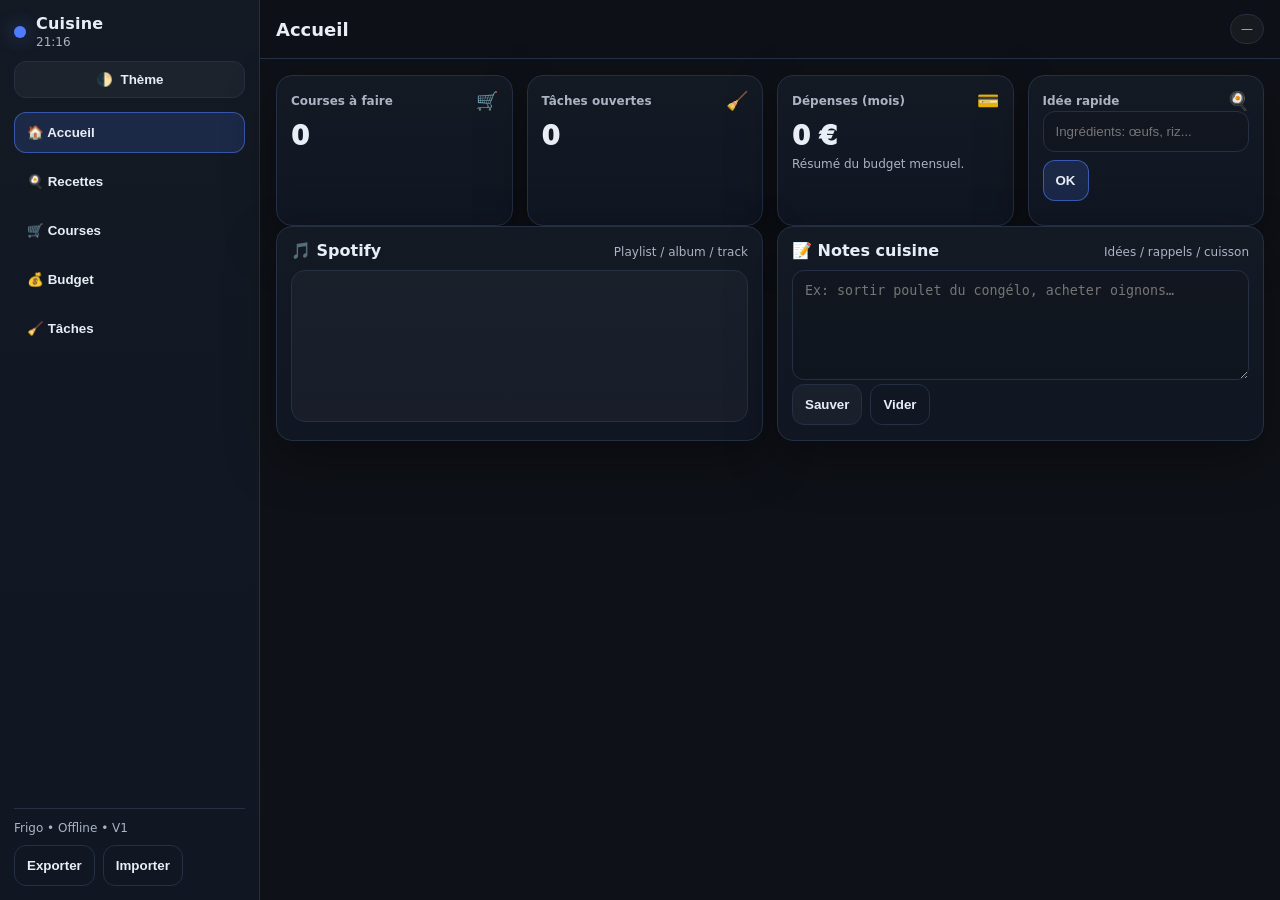
<file: index.html>
<!doctype html>
<html lang="fr" data-theme="dark">
<head>
  <meta name="apple-mobile-web-app-capable" content="yes">
<meta name="apple-mobile-web-app-status-bar-style" content="black-translucent">
<meta name="apple-mobile-web-app-title" content="Cuisine">
<meta name="theme-color" content="#0e1117">

  <meta charset="utf-8" />
  <meta name="viewport" content="width=device-width,initial-scale=1" />
  <title>Dashboard Cuisine</title>
  <link rel="stylesheet" href="styles.css" />
</head>

<body>
  <div class="app">

    <!-- SIDEBAR -->
    <aside class="sidebar">
      <div class="sidebarTop">
        <div class="logo">
          <span class="logoDot"></span>
          <div>
            <div class="logoTitle">Cuisine</div>
            <div class="logoSub" id="clock">--:--</div>
          </div>
        </div>

        <button class="themeToggle" id="themeToggle" aria-label="Changer le thème">
          <span class="themeIcon" aria-hidden="true">🌓</span>
          <span class="themeText">Thème</span>
        </button>
      </div>

      <nav class="menu">
        <button class="navLink is-active" data-view="home">🏠 Accueil</button>
        <button class="navLink" data-view="recipes">🍳 Recettes</button>
        <button class="navLink" data-view="groceries">🛒 Courses</button>
        <button class="navLink" data-view="budget">💰 Budget</button>
        <button class="navLink" data-view="tasks">🧹 Tâches</button>
      </nav>

      <div class="sidebarFooter">
        <div class="smallMuted">Frigo • Offline • V1</div>
        <div class="rowSmall">
          <button class="btn ghost" id="export">Exporter</button>
          <button class="btn ghost" id="import">Importer</button>
          <input id="importFile" type="file" accept="application/json" hidden />
        </div>
      </div>
    </aside>

    <!-- CONTENT -->
    <div class="content">
      <header class="topbar">
        <div class="pageTitle" id="pageTitle">Accueil</div>
        <div class="topbarRight">
          <div class="pill" id="kpiPill">—</div>
        </div>
      </header>

      <main class="main">

        <!-- HOME -->
        <section class="view is-visible" id="view-home">
          <div class="grid grid-4">
            <article class="statCard">
              <div class="statTop">
                <div class="statLabel">Courses à faire</div>
                <div class="statIcon">🛒</div>
              </div>
              <div class="statValue" id="kpi-groceries">0</div>
            </article>

            <article class="statCard">
              <div class="statTop">
                <div class="statLabel">Tâches ouvertes</div>
                <div class="statIcon">🧹</div>
              </div>
              <div class="statValue" id="kpi-tasks">0</div>
            </article>

            <article class="statCard">
              <div class="statTop">
                <div class="statLabel">Dépenses (mois)</div>
                <div class="statIcon">💳</div>
              </div>
              <div class="statValue" id="kpi-budget-month">0 €</div>
              <div class="statHint">Résumé du budget mensuel.</div>
            </article>

            <article class="statCard">
              <div class="statTop">
                <div class="statLabel">Idée rapide</div>
                <div class="statIcon">🍳</div>
              </div>
              <div class="row">
                <input id="home-ingredient" class="input" placeholder="Ingrédients: œufs, riz..." />
                <button class="btn primary" id="home-search">OK</button>
              </div>
              <div id="home-recipes" class="list"></div>
            </article>
          </div>

          <div class="grid grid-2">
            <!-- Spotify -->
            <article class="card">
              <div class="cardHeader">
                <h2>🎵 Spotify</h2>
                <div class="smallMuted">Playlist / album / track</div>
              </div>

              <!-- Remplace l’URL par TA playlist -->
              <!-- Exemple playlist : https://open.spotify.com/playlist/<ID> -->
              <iframe
                class="spotify"
                src="https://open.spotify.com/user/anonymized/collection?si=EzGYxhexTimRA0nMNDqnLA"
                frameborder="0"
                allow="autoplay; clipboard-write; encrypted-media; fullscreen; picture-in-picture"
                loading="lazy">
              </iframe>

              <div class="smallMuted">
                
              </div>
            </article>

            <!-- Notes cuisine -->
            <article class="card">
              <div class="cardHeader">
                <h2>📝 Notes cuisine</h2>
                <div class="smallMuted">Idées / rappels / cuisson</div>
              </div>
              <textarea id="kitchenNotes" class="textarea" placeholder="Ex: sortir poulet du congélo, acheter oignons…"></textarea>
              <div class="row">
                <button class="btn" id="saveNotes">Sauver</button>
                <button class="btn ghost" id="clearNotes">Vider</button>
              </div>
            </article>
          </div>
        </section>

        <!-- RECIPES -->
        <section class="view" id="view-recipes">
          <article class="card">
            <div class="cardHeader">
              <h2>🍲 Recettes</h2>
              <div class="smallMuted">
              </div>
            </div>

            <div class="callout">
              <div>
                <div class="calloutTitle">Ouvrir le carnet de recettes</div>
                <div class="smallMuted">Interface complète avec quantités, coût, plan, liste de courses.</div>
              </div>
              <a class="btn primary" href="Index1.html">Ouvrir</a>
            </div>

            <div class="smallMuted">
            </div>
          </article>
        </section>

        <!-- GROCERIES -->
        <section class="view" id="view-groceries">
          <div class="grid grid-2">
            <article class="card">
              <div class="cardHeader">
                <h2>🛒 Ajouter</h2>
                <div class="smallMuted">Simple et rapide en cuisine</div>
              </div>
              <div class="row">
                <input id="g-item" class="input" placeholder="Ex: lait" />
                <input id="g-qty" class="input small" placeholder="Qté" />
                <input id="g-unit" class="input small" placeholder="Unité" />
                <button class="btn primary" id="g-add">Ajouter</button>
              </div>
            </article>

            <article class="card">
              <div class="cardHeader">
                <h2>✅ À acheter</h2>
                <button class="btn danger ghost" id="g-clear">Tout effacer</button>
              </div>
              <div id="groceries-list" class="list"></div>
            </article>
          </div>
        </section>

        <!-- BUDGET -->
        <section class="view" id="view-budget">
          <div class="grid grid-2">
            <article class="card">
              <div class="cardHeader">
                <h2>💰 Résumé</h2>
                <div class="smallMuted">Suivi simple</div>
              </div>
              <div class="kpiRow">
                <div class="kpi">
                  <div class="kpiLabel">Total</div>
                  <div class="kpiValue" id="b-total">0 €</div>
                </div>
                <div class="kpi">
                  <div class="kpiLabel">Ce mois</div>
                  <div class="kpiValue" id="b-month">0 €</div>
                </div>
              </div>
            </article>

            <article class="card">
              <div class="cardHeader">
                <h2>➕ Dépense</h2>
                <button class="btn danger ghost" id="b-clear">Tout effacer</button>
              </div>

              <label class="label">Libellé</label>
              <input id="b-label" class="input" placeholder="Ex: courses Carrefour" />

              <div class="row">
                <input id="b-amount" class="input" type="number" min="0" step="0.01" placeholder="Montant (€)" />
                <select id="b-cat" class="input">
                  <option value="Courses">Courses</option>
                  <option value="Loyer">Loyer</option>
                  <option value="Abonnements">Abonnements</option>
                  <option value="Transport">Transport</option>
                  <option value="Divers">Divers</option>
                </select>
                <button class="btn primary" id="b-add">Ajouter</button>
              </div>

              <div id="budget-list" class="list"></div>
            </article>
          </div>
        </section>

        <!-- TASKS -->
        <section class="view" id="view-tasks">
          <div class="grid grid-2">
            <article class="card">
              <div class="cardHeader">
                <h2>🧹 Ajouter</h2>
                <div class="smallMuted">Ménage / poubelles / vaisselle</div>
              </div>
              <div class="row">
                <input id="t-item" class="input" placeholder="Ex: sortir poubelles" />
                <button class="btn primary" id="t-add">Ajouter</button>
              </div>
            </article>

            <article class="card">
              <div class="cardHeader">
                <h2>📋 Liste</h2>
                <button class="btn danger ghost" id="t-clear">Tout effacer</button>
              </div>
              <div id="tasks-list" class="list"></div>
            </article>
          </div>
        </section>

      </main>
    </div>
  </div>

  <script src="theme.js"></script>
  <script src="app.js"></script>
</body>
</html>
</file>
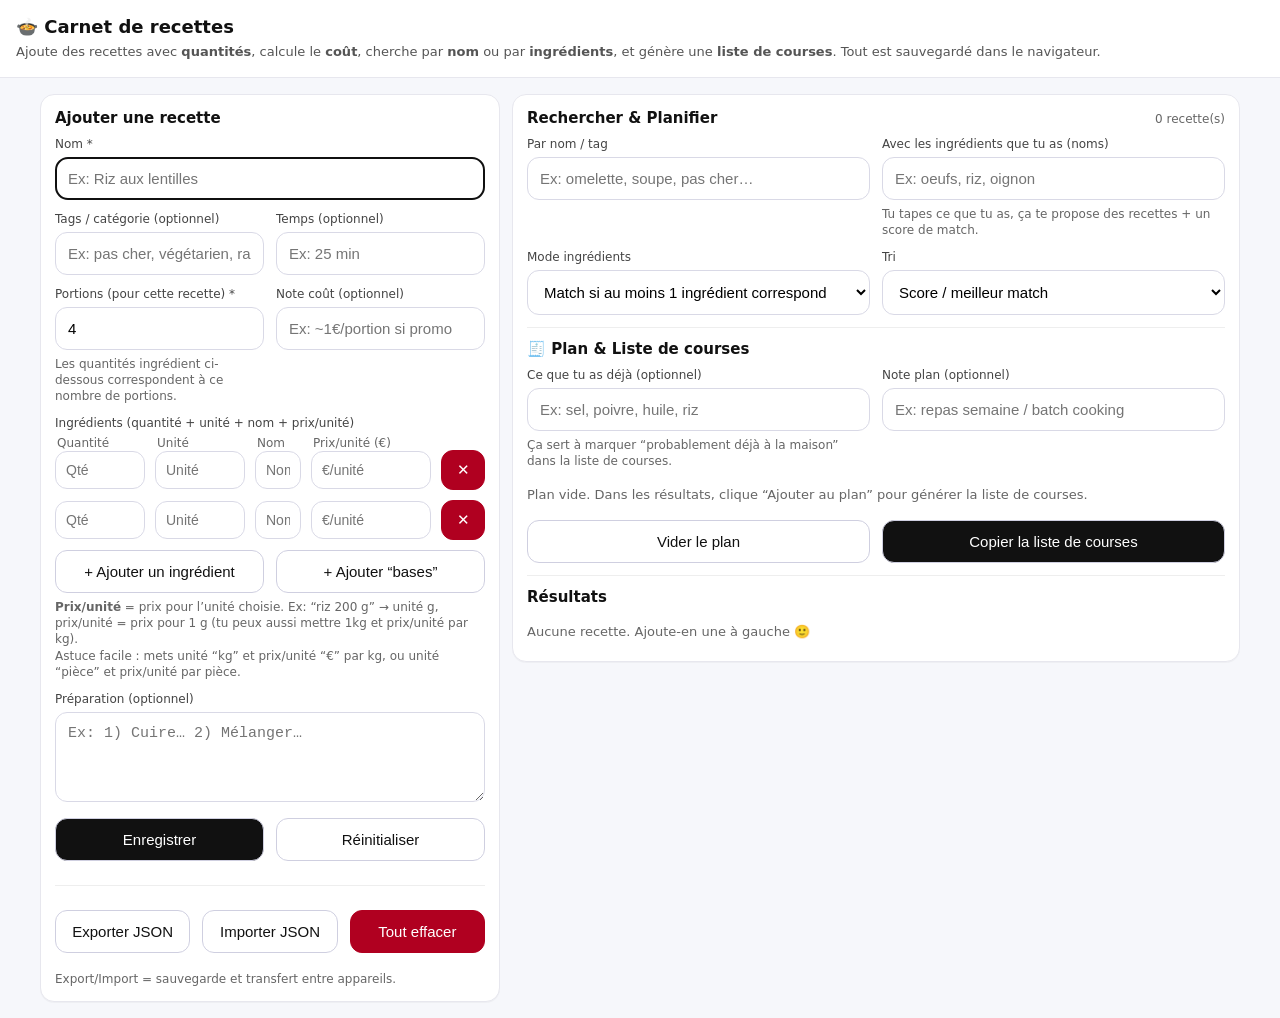
<file: Index1.html>
<!doctype html>
<html lang="fr">
<head>
  <meta charset="utf-8" />
  <meta name="viewport" content="width=device-width,initial-scale=1" />
  <title>Carnet de recettes — Quantités, coût, liste de courses</title>
  <style>
    :root { --gap: 12px; --r: 14px; --b: 1px solid #e7e7ee; }
    body { font-family: system-ui,-apple-system,Segoe UI,Roboto,Arial,sans-serif; margin:0; background:#f6f7fb; color:#111; }
    header { position:sticky; top:0; z-index:10; background:#fff; border-bottom: var(--b); padding:16px; }
    header h1 { margin:0 0 6px; font-size:18px; }
    header p { margin:0; color:#555; font-size:13px; line-height:1.35; }

    main { max-width:1200px; margin:0 auto; padding:16px; display:grid; gap:var(--gap); grid-template-columns:1fr; }
    @media (min-width: 980px){ main { grid-template-columns: 460px 1fr; align-items:start; } }

    .card { background:#fff; border: var(--b); border-radius: var(--r); padding:14px; box-shadow:0 1px 0 rgba(0,0,0,.03); }
    .card h2 { margin:0 0 10px; font-size:15px; }

    label { display:block; font-size:12px; color:#444; margin-bottom:6px; }
    input, textarea, button, select {
      width:100%; box-sizing:border-box; padding:12px 12px; border-radius:12px;
      border:1px solid #d9d9e6; background:#fff; font-size:15px;
    }
    textarea { min-height:90px; resize:vertical; }

    button { cursor:pointer; border:1px solid #cfcfe0; background:#111; color:#fff; }
    button.secondary { background:#fff; color:#111; }
    button.danger { background:#b00020; border-color:#b00020; color:#fff; }
    button:active { transform: translateY(1px); }

    .row { display:grid; gap:var(--gap); grid-template-columns:1fr; }
    @media (min-width:520px){ .row.two { grid-template-columns: 1fr 1fr; } }

    .muted { color:#666; font-size:12px; line-height:1.35; margin-top:6px; }
    .hr { height:1px; background:#eee; margin:12px 0; }

    .btns2 { display:grid; gap:var(--gap); grid-template-columns:1fr 1fr; }
    .btns3 { display:grid; gap:var(--gap); grid-template-columns:1fr 1fr 1fr; }

    .pill { display:inline-block; padding:4px 10px; border-radius:999px; background:#f1f2f8; border:1px solid #e6e6f2; font-size:12px; margin:0 6px 6px 0; }
    .resultsHeader { display:flex; gap:10px; justify-content:space-between; align-items:baseline; }
    .count { font-size:12px; color:#666; }

    .recipe { border:1px solid #ececf5; border-radius:14px; padding:12px; margin-top:10px; background:#fff; }
    .recipe h3 { margin:0 0 6px; font-size:16px; display:flex; justify-content:space-between; gap:10px; align-items:flex-start; }
    .score { font-size:12px; color:#444; background:#f6f7fb; border:1px solid #e7e7ee; padding:3px 10px; border-radius:999px; white-space:nowrap; }
    .small { font-size:12px; color:#555; line-height:1.4; }
    .meta { display:flex; flex-wrap:wrap; gap:6px; margin:8px 0 6px; }

    details { margin-top:8px; }
    summary { cursor:pointer; font-size:13px; color:#111; }

    .actions { display:flex; flex-wrap:wrap; gap:8px; margin-top:10px; }
    .actions button { width:auto; padding:10px 12px; font-size:14px; border-radius:12px; }

    .empty { color:#666; font-size:13px; padding:8px 0; }

    /* Ingrédients (éditeur) */
    .ingTable { display:grid; gap:10px; }
    .ingRow {
      display:grid; gap:10px;
      grid-template-columns: 90px 90px 1fr 120px 44px;
      align-items:center;
    }
    @media (max-width:520px){
      .ingRow { grid-template-columns: 1fr 1fr; }
      .ingRow .c3, .ingRow .c4, .ingRow .c5 { grid-column: 1 / -1; }
    }
    .mini { padding:10px 10px; font-size:14px; }
    .iconBtn { width:44px; padding:10px 0; text-align:center; }
    .ingHeader { display:grid; gap:10px; grid-template-columns: 90px 90px 1fr 120px 44px; }
    @media (max-width:520px){ .ingHeader { display:none; } }
    .ingHeader div { font-size:12px; color:#666; padding:0 2px; }

    .mono { font-family: ui-monospace,SFMono-Regular,Menlo,Monaco,Consolas,"Liberation Mono",monospace; }
    .ok { color:#0b6; }
    .warn { color:#b60; }
  </style>
</head>
<body>
<header>
  <h1>🍲 Carnet de recettes</h1>
  <p>
    Ajoute des recettes avec <b>quantités</b>, calcule le <b>coût</b>, cherche par <b>nom</b> ou par <b>ingrédients</b>,
    et génère une <b>liste de courses</b>. Tout est sauvegardé dans le navigateur.
  </p>
</header>

<main>
  <!-- FORM -->
  <section class="card">
    <h2 id="formTitle">Ajouter une recette</h2>

    <div class="row">
      <div>
        <label for="name">Nom *</label>
        <input id="name" placeholder="Ex: Riz aux lentilles" />
      </div>

      <div class="row two">
        <div>
          <label for="category">Tags / catégorie (optionnel)</label>
          <input id="category" placeholder="Ex: pas cher, végétarien, rapide…" />
        </div>
        <div>
          <label for="time">Temps (optionnel)</label>
          <input id="time" placeholder="Ex: 25 min" />
        </div>
      </div>

      <div class="row two">
        <div>
          <label for="servings">Portions (pour cette recette) *</label>
          <input id="servings" inputmode="numeric" placeholder="Ex: 4" />
          <div class="muted">Les quantités ingrédient ci-dessous correspondent à ce nombre de portions.</div>
        </div>
        <div>
          <label for="costNote">Note coût (optionnel)</label>
          <input id="costNote" placeholder="Ex: ~1€/portion si promo" />
        </div>
      </div>

      <div>
        <label>Ingrédients (quantité + unité + nom + prix/unité)</label>
        <div class="ingHeader">
          <div>Quantité</div>
          <div>Unité</div>
          <div>Nom</div>
          <div>Prix/unité (€)</div>
          <div></div>
        </div>

        <div id="ingTable" class="ingTable"></div>

        <div class="btns2" style="margin-top:10px;">
          <button type="button" class="secondary" id="addIngBtn">+ Ajouter un ingrédient</button>
          <button type="button" class="secondary" id="addCommonBtn">+ Ajouter “bases”</button>
        </div>
        <div class="muted">
          <b>Prix/unité</b> = prix pour l’unité choisie. Ex: “riz 200 g” → unité g, prix/unité = prix pour 1 g (tu peux aussi mettre 1kg et prix/unité par kg).<br>
          Astuce facile : mets unité “kg” et prix/unité “€” par kg, ou unité “pièce” et prix/unité par pièce.
        </div>
      </div>

      <div>
        <label for="steps">Préparation (optionnel)</label>
        <textarea id="steps" placeholder="Ex: 1) Cuire… 2) Mélanger…"></textarea>
      </div>

      <div class="btns2">
        <button id="saveBtn">Enregistrer</button>
        <button class="secondary" id="resetBtn" type="button">Réinitialiser</button>
      </div>

      <div class="hr"></div>

      <div class="btns3">
        <button class="secondary" id="exportBtn" type="button">Exporter JSON</button>
        <button class="secondary" id="importBtn" type="button">Importer JSON</button>
        <button class="danger" id="wipeBtn" type="button">Tout effacer</button>
      </div>
      <input id="fileInput" type="file" accept="application/json" style="display:none" />
      <div class="muted">Export/Import = sauvegarde et transfert entre appareils.</div>
    </div>
  </section>

  <!-- SEARCH / PLAN -->
  <section class="card">
    <div class="resultsHeader">
      <h2>Rechercher & Planifier</h2>
      <div class="count" id="countLabel"></div>
    </div>

    <div class="row two">
      <div>
        <label for="qName">Par nom / tag</label>
        <input id="qName" placeholder="Ex: omelette, soupe, pas cher…" />
      </div>
      <div>
        <label for="qIng">Avec les ingrédients que tu as (noms)</label>
        <input id="qIng" placeholder="Ex: oeufs, riz, oignon" />
        <div class="muted">Tu tapes ce que tu as, ça te propose des recettes + un score de match.</div>
      </div>
    </div>

    <div class="row two" style="margin-top:12px;">
      <div>
        <label for="mode">Mode ingrédients</label>
        <select id="mode">
          <option value="any">Match si au moins 1 ingrédient correspond</option>
          <option value="best">Meilleurs matchs (trié par score)</option>
        </select>
      </div>
      <div>
        <label for="sort">Tri</label>
        <select id="sort">
          <option value="score">Score / meilleur match</option>
          <option value="name">Nom (A → Z)</option>
          <option value="recent">Modifié récemment</option>
          <option value="cheap">Coût estimé / portion (si dispo)</option>
        </select>
      </div>
    </div>

    <div class="hr"></div>

    <h2 style="margin-top:0;">🧾 Plan & Liste de courses</h2>
    <div class="row two">
      <div>
        <label for="pantry">Ce que tu as déjà (optionnel)</label>
        <input id="pantry" placeholder="Ex: sel, poivre, huile, riz" />
        <div class="muted">Ça sert à marquer “probablement déjà à la maison” dans la liste de courses.</div>
      </div>
      <div>
        <label for="planNote">Note plan (optionnel)</label>
        <input id="planNote" placeholder="Ex: repas semaine / batch cooking" />
      </div>
    </div>

    <div id="plan" class="empty" style="margin-top:10px;"></div>

    <div class="btns2" style="margin-top:10px;">
      <button type="button" class="secondary" id="clearPlanBtn">Vider le plan</button>
      <button type="button" id="copyListBtn">Copier la liste de courses</button>
    </div>

    <div class="hr"></div>

    <h2 style="margin-top:0;">Résultats</h2>
    <div id="results"></div>
  </section>
</main>

<script>
  // ---------------- Storage keys
  const LS_RECIPES = "recettes_v2";
  const LS_PLAN = "plan_v1";

  // ---------------- Helpers
  const $ = (id) => document.getElementById(id);

  function uid() { return Math.random().toString(36).slice(2) + Date.now().toString(36); }

  function normalize(str) {
    return (str || "")
      .toLowerCase()
      .normalize("NFD").replace(/[\u0300-\u036f]/g, "")
      .replace(/[^a-z0-9\s,']/g, " ")
      .replace(/\s+/g, " ")
      .trim();
  }

  function parseList(text) {
    return normalize(text)
      .split(/,|\n/)
      .map(s => s.trim())
      .filter(Boolean)
      .filter((v,i,a)=>a.indexOf(v)===i);
  }

  function loadJSON(key, fallback) {
    try {
      const raw = localStorage.getItem(key);
      const parsed = raw ? JSON.parse(raw) : fallback;
      return parsed ?? fallback;
    } catch { return fallback; }
  }

  function saveJSON(key, val) { localStorage.setItem(key, JSON.stringify(val)); }

  function escapeHtml(s) {
    return String(s ?? "")
      .replaceAll("&","&amp;")
      .replaceAll("<","&lt;")
      .replaceAll(">","&gt;")
      .replaceAll('"',"&quot;")
      .replaceAll("'","&#039;");
  }

  function n2(x) {
    const v = Number(x);
    if (!isFinite(v)) return null;
    return v;
  }

  function fmtNum(x) {
    if (x == null) return "";
    const v = Number(x);
    if (!isFinite(v)) return "";
    if (Math.abs(v) >= 100) return String(Math.round(v));
    if (Math.abs(v) >= 10) return (Math.round(v*10)/10).toString();
    return (Math.round(v*100)/100).toString();
  }

  // ---------------- Unit normalization for shopping list
  // We only unify: kg->g, l->ml. Others remain as-is.
  function toBaseUnit(qty, unit) {
    const u = normalize(unit);
    const q = Number(qty);
    if (!isFinite(q)) return { qty: null, unit: u || "" };

    if (u === "kg") return { qty: q * 1000, unit: "g" };
    if (u === "l")  return { qty: q * 1000, unit: "ml" };
    return { qty: q, unit: u || "" };
  }

  function unitLabel(u) {
    const x = normalize(u);
    if (!x) return "";
    // friendly french
    if (x === "piece" || x === "pieces" || x === "pc") return "pièce";
    if (x === "c a soupe" || x === "cas" || x === "cuillere a soupe") return "c. à soupe";
    if (x === "c a cafe" || x === "cac" || x === "cuillere a cafe") return "c. à café";
    return u;
  }

  // ---------------- State
  let recipes = loadJSON(LS_RECIPES, []);
  let plan = loadJSON(LS_PLAN, []); // [{recipeId, servingsWanted}]
  let editingId = null;

  // ---------------- DOM
  const nameEl = $("name");
  const catEl = $("category");
  const timeEl = $("time");
  const servingsEl = $("servings");
  const costNoteEl = $("costNote");
  const stepsEl = $("steps");
  const ingTableEl = $("ingTable");
  const addIngBtn = $("addIngBtn");
  const addCommonBtn = $("addCommonBtn");

  const saveBtn = $("saveBtn");
  const resetBtn = $("resetBtn");
  const formTitle = $("formTitle");

  const qNameEl = $("qName");
  const qIngEl = $("qIng");
  const modeEl = $("mode");
  const sortEl = $("sort");
  const resultsEl = $("results");
  const countLabel = $("countLabel");

  const pantryEl = $("pantry");
  const planNoteEl = $("planNote");
  const planEl = $("plan");
  const clearPlanBtn = $("clearPlanBtn");
  const copyListBtn = $("copyListBtn");

  const exportBtn = $("exportBtn");
  const importBtn = $("importBtn");
  const wipeBtn = $("wipeBtn");
  const fileInput = $("fileInput");

  // ---------------- Ingredient editor rows
  function makeIngRow(data = {}) {
    const row = document.createElement("div");
    row.className = "ingRow";

    row.innerHTML = `
      <input class="mini c1" inputmode="decimal" placeholder="Qté" value="${escapeHtml(data.qty ?? "")}">
      <input class="mini c2" placeholder="Unité" value="${escapeHtml(data.unit ?? "")}">
      <input class="mini c3" placeholder="Nom ingrédient (ex: riz)" value="${escapeHtml(data.name ?? "")}">
      <input class="mini c4" inputmode="decimal" placeholder="€/unité" value="${escapeHtml(data.pricePerUnit ?? "")}">
      <button type="button" class="danger iconBtn c5" title="Supprimer">✕</button>
    `;

    const delBtn = row.querySelector("button");
    delBtn.addEventListener("click", () => row.remove());
    return row;
  }

  function addIngRow(data) { ingTableEl.appendChild(makeIngRow(data)); }

  function readIngRows() {
    const rows = [...ingTableEl.querySelectorAll(".ingRow")];
    const out = [];

    for (const r of rows) {
      const [qtyEl, unitEl, nameEl2, ppuEl] = r.querySelectorAll("input");
      const name = (nameEl2.value || "").trim();
      const unit = (unitEl.value || "").trim();
      const qty = n2(qtyEl.value);
      const pricePerUnit = n2(ppuEl.value);

      if (!name) continue; // skip empty
      out.push({
        name,
        name_n: normalize(name),
        qty: qty ?? null,
        unit,
        unit_n: normalize(unit),
        pricePerUnit: pricePerUnit ?? null
      });
    }
    return out;
  }

  function ensureAtLeastOneRow() {
    if (ingTableEl.querySelectorAll(".ingRow").length === 0) addIngRow({});
  }

  // ---------------- Recipe cost
  function computeRecipeCost(recipe, servingsWanted = null) {
    const baseServ = Number(recipe.servings) || 1;
    const want = servingsWanted == null ? baseServ : (Number(servingsWanted) || baseServ);
    const factor = want / baseServ;

    let known = 0;
    let unknownItems = 0;

    for (const ing of (recipe.ingredients || [])) {
      const qty = Number(ing.qty);
      const ppu = Number(ing.pricePerUnit);
      if (isFinite(qty) && isFinite(ppu)) {
        known += (qty * factor) * ppu;
      } else {
        unknownItems += 1;
      }
    }
    return {
      total: known,
      unknownItems,
      perServing: want ? (known / want) : null,
      factor,
      servingsWanted: want
    };
  }

  // ---------------- CRUD
  function resetForm() {
    editingId = null;
    formTitle.textContent = "Ajouter une recette";
    saveBtn.textContent = "Enregistrer";

    nameEl.value = "";
    catEl.value = "";
    timeEl.value = "";
    servingsEl.value = "4";
    costNoteEl.value = "";
    stepsEl.value = "";

    ingTableEl.innerHTML = "";
    addIngRow({});
    addIngRow({});
    nameEl.focus();
  }

  function startEdit(id) {
    const r = recipes.find(x => x.id === id);
    if (!r) return;

    editingId = id;
    formTitle.textContent = "Modifier la recette";
    saveBtn.textContent = "Mettre à jour";

    nameEl.value = r.name || "";
    catEl.value = r.category || "";
    timeEl.value = r.time || "";
    servingsEl.value = String(r.servings ?? 4);
    costNoteEl.value = r.costNote || "";
    stepsEl.value = r.steps || "";

    ingTableEl.innerHTML = "";
    for (const ing of (r.ingredients || [])) addIngRow({
      qty: ing.qty ?? "",
      unit: ing.unit ?? "",
      name: ing.name ?? "",
      pricePerUnit: ing.pricePerUnit ?? ""
    });
    ensureAtLeastOneRow();

    window.scrollTo({ top: 0, behavior: "smooth" });
    nameEl.focus();
  }

  function removeRecipe(id) {
    recipes = recipes.filter(r => r.id !== id);
    // remove from plan too
    plan = plan.filter(p => p.recipeId !== id);
    saveJSON(LS_RECIPES, recipes);
    saveJSON(LS_PLAN, plan);
    render();
  }

  function upsertFromForm() {
    const name = (nameEl.value || "").trim();
    const servings = n2(servingsEl.value);

    if (!name) { alert("Le nom est obligatoire."); return; }
    if (!servings || servings <= 0) { alert("Portions : mets un nombre > 0."); return; }

    const ingredients = readIngRows();
    if (ingredients.length === 0) { alert("Ajoute au moins 1 ingrédient (nom)."); return; }

    const payload = {
      id: editingId || uid(),
      name,
      name_n: normalize(name),
      category: (catEl.value || "").trim(),
      category_n: normalize(catEl.value || ""),
      time: (timeEl.value || "").trim(),
      servings,
      costNote: (costNoteEl.value || "").trim(),
      ingredients,
      steps: (stepsEl.value || "").trim(),
      updatedAt: Date.now(),
      createdAt: editingId ? (recipes.find(r => r.id === editingId)?.createdAt || Date.now()) : Date.now(),
    };

    const idx = recipes.findIndex(r => r.id === payload.id);
    if (idx >= 0) recipes[idx] = payload;
    else recipes.unshift(payload);

    saveJSON(LS_RECIPES, recipes);
    resetForm();
    render();
  }

  // ---------------- Search & matching
  function computeMatch(recipe, queryIngs) {
    if (queryIngs.length === 0) return { score: 0, matched: [], missing: [] };

    const set = new Set((recipe.ingredients || []).map(i => i.name_n || normalize(i.name)));
    const matched = [];
    const missing = [];

    for (const q of queryIngs) {
      const hit = [...set].some(x => x.includes(q) || q.includes(x));
      (hit ? matched : missing).push(q);
    }
    return { score: matched.length / queryIngs.length, matched, missing };
  }

  function filterRecipes() {
    const qName = normalize(qNameEl.value);
    const queryIngs = parseList(qIngEl.value);

    let out = recipes.slice();

    if (qName) {
      out = out.filter(r =>
        (r.name_n || "").includes(qName) ||
        (r.category_n || "").includes(qName)
      );
    }

    out = out.map(r => ({ ...r, _match: computeMatch(r, queryIngs) }));

    if (queryIngs.length > 0 && modeEl.value === "any") {
      out = out.filter(r => r._match.matched.length > 0);
    }
    // mode "best" = keep all but sorting by score generally

    // Sorting
    const sort = sortEl.value;
    if (sort === "name") out.sort((a,b)=> (a.name||"").localeCompare(b.name||"", "fr"));
    if (sort === "recent") out.sort((a,b)=> (b.updatedAt||0)-(a.updatedAt||0));
    if (sort === "score") out.sort((a,b)=> (b._match.score||0)-(a._match.score||0) || (a.name||"").localeCompare(b.name||"", "fr"));
    if (sort === "cheap") {
      out.sort((a,b)=>{
        const ca = computeRecipeCost(a).perServing;
        const cb = computeRecipeCost(b).perServing;
        const va = (ca == null || !isFinite(ca) || ca===0) ? Infinity : ca;
        const vb = (cb == null || !isFinite(cb) || cb===0) ? Infinity : cb;
        return va - vb || (a.name||"").localeCompare(b.name||"", "fr");
      });
    }

    return { out, queryIngs };
  }

  // ---------------- Plan & shopping list
  function addToPlan(recipeId, servingsWanted) {
    const want = Number(servingsWanted) || Number(recipes.find(r=>r.id===recipeId)?.servings) || 1;
    const idx = plan.findIndex(p => p.recipeId === recipeId);
    if (idx >= 0) plan[idx].servingsWanted = want;
    else plan.push({ recipeId, servingsWanted: want });
    saveJSON(LS_PLAN, plan);
    renderPlan();
  }

  function removeFromPlan(recipeId) {
    plan = plan.filter(p => p.recipeId !== recipeId);
    saveJSON(LS_PLAN, plan);
    renderPlan();
  }

  function clearPlan() {
    plan = [];
    saveJSON(LS_PLAN, plan);
    renderPlan();
  }

  function buildShoppingList() {
    const pantry = new Set(parseList(pantryEl.value));
    // map key: name_n + "|" + unit_base
    const agg = new Map();

    for (const item of plan) {
      const r = recipes.find(x => x.id === item.recipeId);
      if (!r) continue;
      const baseServ = Number(r.servings) || 1;
      const want = Number(item.servingsWanted) || baseServ;
      const factor = want / baseServ;

      for (const ing of (r.ingredients || [])) {
        const name = (ing.name || "").trim();
        const name_n = ing.name_n || normalize(name);
        const qty = Number(ing.qty);
        const unit = ing.unit || "";

        // If no qty -> keep as "à estimer"
        if (!isFinite(qty)) {
          const key = name_n + "|_unknown";
          const prev = agg.get(key) || { name, name_n, unit: "", qty: null, unknownCount: 0, inPantry: pantry.has(name_n) };
          prev.unknownCount += 1;
          prev.inPantry = prev.inPantry || pantry.has(name_n);
          agg.set(key, prev);
          continue;
        }

        const base = toBaseUnit(qty * factor, unit);
        const key = name_n + "|" + (base.unit || normalize(unit));
        const prev = agg.get(key) || { name, name_n, unit: base.unit || unit, qty: 0, unknownCount: 0, inPantry: pantry.has(name_n) };
        prev.qty += (base.qty ?? 0);
        prev.inPantry = prev.inPantry || pantry.has(name_n);
        agg.set(key, prev);
      }
    }

    const list = [...agg.values()];
    list.sort((a,b)=> (a.inPantry===b.inPantry ? a.name.localeCompare(b.name,"fr") : (a.inPantry ? 1 : -1)));
    return list;
  }

  function shoppingListText() {
    const list = buildShoppingList();
    if (list.length === 0) return "";

    const lines = [];
    for (const it of list) {
      const prefix = it.inPantry ? "✓ (déjà?) " : "• ";
      if (it.qty == null) {
        lines.push(`${prefix}${it.name} — quantité à estimer`);
      } else {
        lines.push(`${prefix}${it.name} — ${fmtNum(it.qty)} ${unitLabel(it.unit)}`.trim());
      }
    }
    return lines.join("\n");
  }

  // ---------------- Render plan
  function renderPlan() {
    if (plan.length === 0) {
      planEl.className = "empty";
      planEl.innerHTML = `Plan vide. Dans les résultats, clique “Ajouter au plan” pour générer la liste de courses.`;
      return;
    }

    const items = plan.map(p => {
      const r = recipes.find(x => x.id === p.recipeId);
      if (!r) return "";
      const cost = computeRecipeCost(r, p.servingsWanted);
      const totalTxt = cost.total > 0 ? `${(Math.round(cost.total*100)/100).toFixed(2)} €` : "—";
      const perTxt = (cost.perServing && isFinite(cost.perServing) && cost.perServing>0) ? `${(Math.round(cost.perServing*100)/100).toFixed(2)} €/portion` : "—";

      return `
        <div class="recipe" style="margin-top:10px;">
          <h3>
            <span>${escapeHtml(r.name)}</span>
            <span class="score">${fmtNum(p.servingsWanted)} portions</span>
          </h3>
          <div class="small">
            Coût estimé: <b>${totalTxt}</b> (${perTxt})
            ${cost.unknownItems ? `<span class="warn"> • ${cost.unknownItems} ingrédient(s) sans prix</span>` : ``}
          </div>
          ${r.costNote ? `<div class="small">${escapeHtml(r.costNote)}</div>` : ""}

          <div class="actions">
            <button class="secondary" data-plan-dec="${r.id}">-</button>
            <button class="secondary" data-plan-inc="${r.id}">+</button>
            <button class="danger" data-plan-del="${r.id}">Retirer</button>
          </div>
        </div>
      `;
    }).join("");

    const list = buildShoppingList();
    const listHtml = list.length ? `
      <div class="recipe" style="margin-top:10px;">
        <h3><span>🛒 Liste de courses</span></h3>
        <div class="small" style="white-space:pre-wrap;">${escapeHtml(shoppingListText())}</div>
      </div>
    ` : "";

    planEl.className = "";
    planEl.innerHTML = `
      ${planNoteEl.value ? `<div class="small"><b>Note:</b> ${escapeHtml(planNoteEl.value)}</div>` : ""}
      ${items}
      ${listHtml}
    `;

    planEl.querySelectorAll("[data-plan-del]").forEach(btn=>{
      btn.addEventListener("click", ()=> removeFromPlan(btn.getAttribute("data-plan-del")));
    });
    planEl.querySelectorAll("[data-plan-inc]").forEach(btn=>{
      const id = btn.getAttribute("data-plan-inc");
      btn.addEventListener("click", ()=>{
        const p = plan.find(x=>x.recipeId===id);
        const r = recipes.find(x=>x.id===id);
        if (!p || !r) return;
        p.servingsWanted = (Number(p.servingsWanted)||Number(r.servings)||1) + 1;
        saveJSON(LS_PLAN, plan);
        renderPlan();
      });
    });
    planEl.querySelectorAll("[data-plan-dec]").forEach(btn=>{
      const id = btn.getAttribute("data-plan-dec");
      btn.addEventListener("click", ()=>{
        const p = plan.find(x=>x.recipeId===id);
        const r = recipes.find(x=>x.id===id);
        if (!p || !r) return;
        p.servingsWanted = Math.max(1, (Number(p.servingsWanted)||Number(r.servings)||1) - 1);
        saveJSON(LS_PLAN, plan);
        renderPlan();
      });
    });
  }

  // ---------------- Render recipes results
  function renderResults() {
    const { out, queryIngs } = filterRecipes();
    countLabel.textContent = `${out.length} recette(s)`;

    if (recipes.length === 0) {
      resultsEl.innerHTML = `<div class="empty">Aucune recette. Ajoute-en une à gauche 🙂</div>`;
      return;
    }
    if (out.length === 0) {
      resultsEl.innerHTML = `<div class="empty">Aucun résultat.</div>`;
      return;
    }

    resultsEl.innerHTML = out.map(r => {
      const scorePct = queryIngs.length ? Math.round((r._match.score || 0) * 100) : null;

      const baseCost = computeRecipeCost(r);
      const totalTxt = baseCost.total > 0 ? `${(Math.round(baseCost.total*100)/100).toFixed(2)} €` : "—";
      const perTxt = (baseCost.perServing && isFinite(baseCost.perServing) && baseCost.perServing>0) ? `${(Math.round(baseCost.perServing*100)/100).toFixed(2)} €/portion` : "—";

      const pills = [
        r.category ? `<span class="pill">🏷️ ${escapeHtml(r.category)}</span>` : "",
        r.time ? `<span class="pill">⏱️ ${escapeHtml(r.time)}</span>` : "",
        `<span class="pill">👥 ${fmtNum(r.servings)} portions</span>`,
        `<span class="pill">💰 ${totalTxt} (${perTxt})</span>`
      ].join("");

      const ingList = (r.ingredients || []).map(i => {
        const q = (i.qty == null || !isFinite(Number(i.qty))) ? "" : fmtNum(i.qty);
        const u = i.unit ? unitLabel(i.unit) : "";
        const ppu = (i.pricePerUnit == null || !isFinite(Number(i.pricePerUnit))) ? "" : ` • ${fmtNum(i.pricePerUnit)}€/u`;
        return `<span class="pill">${escapeHtml(`${q} ${u} ${i.name}`.replace(/\s+/g," ").trim())}${escapeHtml(ppu)}</span>`;
      }).join("");

      const matchLine = queryIngs.length
        ? `<div class="small">✅ Match: <b>${r._match.matched.length}</b> / ${queryIngs.length} — manque: ${r._match.missing.length ? r._match.missing.map(escapeHtml).join(", ") : "rien"}</div>`
        : "";

      const inPlan = plan.find(p=>p.recipeId===r.id);
      const defaultWant = inPlan ? inPlan.servingsWanted : r.servings;

      return `
        <div class="recipe">
          <h3>
            <span>${escapeHtml(r.name)}</span>
            ${queryIngs.length ? `<span class="score">${scorePct}%</span>` : ``}
          </h3>
          <div class="meta">${pills}</div>
          ${matchLine}
          ${r.costNote ? `<div class="small">${escapeHtml(r.costNote)}</div>` : ""}

          <details>
            <summary>Voir ingrédients / préparation</summary>
            <div class="small" style="margin-top:8px;"><b>Ingrédients :</b></div>
            <div>${ingList || `<span class="pill">—</span>`}</div>
            ${r.steps ? `<div class="small" style="margin-top:10px; white-space:pre-wrap;"><b>Préparation :</b>\n${escapeHtml(r.steps)}</div>` : ""}
          </details>

          <div class="actions">
            <button class="secondary" data-edit="${r.id}">Modifier</button>
            <button class="danger" data-del="${r.id}">Supprimer</button>
          </div>

          <div class="hr"></div>

          <div class="row two">
            <div>
              <label>Ajouter au plan (portions)</label>
              <input class="wantServ" inputmode="numeric" value="${escapeHtml(defaultWant)}" data-want="${r.id}">
              <div class="muted">Tu peux changer le nombre de portions → liste de courses recalculée.</div>
            </div>
            <div class="actions" style="align-items:flex-end;">
              <button data-addplan="${r.id}">${inPlan ? "Mettre à jour le plan" : "Ajouter au plan"}</button>
              ${inPlan ? `<button class="danger" data-remplan="${r.id}">Retirer du plan</button>` : ""}
            </div>
          </div>
        </div>
      `;
    }).join("");

    // bind events
    resultsEl.querySelectorAll("[data-edit]").forEach(btn=>{
      btn.addEventListener("click", ()=> startEdit(btn.getAttribute("data-edit")));
    });
    resultsEl.querySelectorAll("[data-del]").forEach(btn=>{
      btn.addEventListener("click", ()=>{
        const id = btn.getAttribute("data-del");
        const r = recipes.find(x=>x.id===id);
        if (r && confirm(`Supprimer "${r.name}" ?`)) removeRecipe(id);
      });
    });
    resultsEl.querySelectorAll("[data-addplan]").forEach(btn=>{
      btn.addEventListener("click", ()=>{
        const id = btn.getAttribute("data-addplan");
        const input = resultsEl.querySelector(`.wantServ[data-want="${CSS.escape(id)}"]`);
        const want = input ? Number(input.value) : null;
        addToPlan(id, want);
      });
    });
    resultsEl.querySelectorAll("[data-remplan]").forEach(btn=>{
      btn.addEventListener("click", ()=> removeFromPlan(btn.getAttribute("data-remplan")));
    });
  }

  function render() {
    renderResults();
    renderPlan();
  }

  // ---------------- Export/Import
  exportBtn.addEventListener("click", () => {
    const payload = {
      recipes,
      plan,
      exportedAt: new Date().toISOString()
    };
    const data = JSON.stringify(payload, null, 2);
    const blob = new Blob([data], { type: "application/json" });
    const url = URL.createObjectURL(blob);
    const a = document.createElement("a");
    a.href = url;
    a.download = "carnet_recettes_backup.json";
    document.body.appendChild(a);
    a.click();
    a.remove();
    URL.revokeObjectURL(url);
  });

  importBtn.addEventListener("click", () => fileInput.click());
  fileInput.addEventListener("change", async () => {
    const file = fileInput.files?.[0];
    if (!file) return;
    try {
      const text = await file.text();
      const parsed = JSON.parse(text);
      const recs = Array.isArray(parsed) ? parsed : parsed.recipes;
      const pl = Array.isArray(parsed?.plan) ? parsed.plan : [];

      if (!Array.isArray(recs)) throw new Error("format");

      // normalize minimal
      const cleaned = recs.map(r => ({
        id: r.id || uid(),
        name: r.name || "Sans nom",
        name_n: normalize(r.name || ""),
        category: r.category || "",
        category_n: normalize(r.category || ""),
        time: r.time || "",
        servings: Number(r.servings) || 1,
        costNote: r.costNote || "",
        ingredients: Array.isArray(r.ingredients) ? r.ingredients.map(i => ({
          name: i.name || "",
          name_n: normalize(i.name || ""),
          qty: isFinite(Number(i.qty)) ? Number(i.qty) : null,
          unit: i.unit || "",
          unit_n: normalize(i.unit || ""),
          pricePerUnit: isFinite(Number(i.pricePerUnit)) ? Number(i.pricePerUnit) : null
        })) : [],
        steps: r.steps || "",
        updatedAt: r.updatedAt || Date.now(),
        createdAt: r.createdAt || Date.now()
      }));

      recipes = cleaned.sort((a,b)=> (b.updatedAt||0)-(a.updatedAt||0));
      plan = Array.isArray(pl) ? pl.filter(x=>x && x.recipeId) : [];
      saveJSON(LS_RECIPES, recipes);
      saveJSON(LS_PLAN, plan);
      fileInput.value = "";
      render();
      alert("Import réussi ✅");
    } catch {
      alert("Import impossible : fichier JSON invalide.");
    }
  });

  wipeBtn.addEventListener("click", () => {
    if (!confirm("Tout effacer (recettes + plan) ?")) return;
    recipes = [];
    plan = [];
    saveJSON(LS_RECIPES, recipes);
    saveJSON(LS_PLAN, plan);
    resetForm();
    render();
  });

  // ---------------- Buttons & inputs
  saveBtn.addEventListener("click", upsertFromForm);
  resetBtn.addEventListener("click", resetForm);

  addIngBtn.addEventListener("click", () => addIngRow({}));
  addCommonBtn.addEventListener("click", () => {
    // “bases” courantes (quantité optionnelle)
    const common = ["sel", "poivre", "huile", "ail", "oignon"];
    for (const n of common) addIngRow({ qty: "", unit: "", name: n, pricePerUnit: "" });
  });

  [qNameEl, qIngEl].forEach(el => el.addEventListener("input", renderResults));
  modeEl.addEventListener("change", renderResults);
  sortEl.addEventListener("change", renderResults);

  pantryEl.addEventListener("input", renderPlan);
  planNoteEl.addEventListener("input", renderPlan);

  clearPlanBtn.addEventListener("click", () => {
    if (!confirm("Vider le plan ?")) return;
    clearPlan();
  });

  copyListBtn.addEventListener("click", async () => {
    const text = shoppingListText();
    if (!text) { alert("Plan vide → rien à copier."); return; }
    try {
      await navigator.clipboard.writeText(text);
      alert("Liste copiée ✅ (tu peux la coller dans Notes / Messages)");
    } catch {
      // fallback
      prompt("Copie manuelle :", text);
    }
  });

  // ---------------- Init
  resetForm();
  render();
</script>
</body>
</html>
</file>
<file: styles.css>
/* ---------- Theme variables ---------- */
:root{
  --radius:16px;
  --radius2:12px;
  --gap:14px;

  /* DARK par défaut */
  --bg:#0e1117;
  --panel:#141a24;
  --panel2:#101622;
  --text:#e9eef6;
  --muted:#aab4c3;
  --line:#253044;
  --shadow: 0 18px 50px rgba(0,0,0,.35);

  --accent:#4f7cff;
  --accent2: rgba(79,124,255,.16);

  --danger:#ff5b5b;
  --danger2: rgba(255,91,91,.14);
}

:root[data-theme="light"]{
  --bg:#f6f7fb;
  --panel:#ffffff;
  --panel2:#fbfbfe;
  --text:#0f172a;
  --muted:#5b6472;
  --line:#e7e7ee;
  --shadow: 0 18px 50px rgba(15,23,42,.10);

  --accent:#4f7cff;
  --accent2: rgba(79,124,255,.12);

  --danger:#ff5b5b;
  --danger2: rgba(255,91,91,.12);
}

*{ box-sizing:border-box; }
html,body{ height:100%; }
body{
  margin:0;
  font-family: system-ui,-apple-system,Segoe UI,Roboto,Arial,sans-serif;
  background: var(--bg);
  color: var(--text);
}

/* ---------- Layout ---------- */
.app{
  height:100%;
  display:grid;
  grid-template-columns: 260px 1fr;
}

.sidebar{
  border-right:1px solid var(--line);
  background: linear-gradient(180deg, var(--panel), var(--panel2));
  padding:14px;
  display:flex;
  flex-direction:column;
  gap:14px;
}

.sidebarTop{ display:flex; flex-direction:column; gap:12px; }

.logo{ display:flex; gap:10px; align-items:center; }
.logoDot{
  width:12px; height:12px; border-radius:50%;
  background: var(--accent);
  box-shadow: 0 0 18px rgba(79,124,255,.45);
}
.logoTitle{ font-weight:800; letter-spacing:.2px; }
.logoSub{ color:var(--muted); font-size:12px; margin-top:2px; }

.themeToggle{
  width:100%;
  display:flex;
  align-items:center;
  justify-content:center;
  gap:8px;
  padding:10px 12px;
  border-radius:12px;
  border:1px solid var(--line);
  background: rgba(255,255,255,.04);
  color: var(--text);
  cursor:pointer;
  font-weight:800;
}

.menu{ display:flex; flex-direction:column; gap:8px; }
.navLink{
  text-align:left;
  padding:12px 12px;
  border-radius:12px;
  border:1px solid transparent;
  background: transparent;
  color: var(--text);
  cursor:pointer;
  font-weight:700;
}
.navLink:hover{
  background: rgba(255,255,255,.04);
  border-color: var(--line);
}
.navLink.is-active{
  background: var(--accent2);
  border-color: rgba(79,124,255,.55);
}

.sidebarFooter{
  margin-top:auto;
  border-top:1px solid var(--line);
  padding-top:12px;
  display:flex;
  flex-direction:column;
  gap:10px;
}

.content{
  display:flex;
  flex-direction:column;
  min-width:0;
}

.topbar{
  position:sticky;
  top:0;
  z-index:10;
  display:flex;
  justify-content:space-between;
  align-items:center;
  padding:14px 16px;
  border-bottom:1px solid var(--line);
  background: rgba(14,17,23,.75);
  backdrop-filter: blur(8px);
}
:root[data-theme="light"] .topbar{ background: rgba(246,247,251,.75); }

.pageTitle{ font-size:18px; font-weight:900; }
.topbarRight{ display:flex; gap:10px; align-items:center; }

.main{ padding:16px; }

/* ---------- Components ---------- */
.view{ display:none; }
.view.is-visible{ display:block; }

.grid{ display:grid; gap:var(--gap); }
.grid-4{ grid-template-columns: 1fr; }
.grid-2{ grid-template-columns: 1fr; }
@media(min-width: 900px){
  .grid-4{ grid-template-columns: repeat(4, 1fr); }
  .grid-2{ grid-template-columns: 1fr 1fr; }
}

.card, .statCard{
  background: linear-gradient(180deg, var(--panel), var(--panel2));
  border:1px solid var(--line);
  border-radius: var(--radius);
  box-shadow: var(--shadow);
  padding:14px;
  min-width:0;
}

.cardHeader{
  display:flex;
  align-items:baseline;
  justify-content:space-between;
  gap:10px;
  margin-bottom:10px;
}

h2{ margin:0; font-size:16px; }

.smallMuted{ color:var(--muted); font-size:12px; }
.pill{
  border:1px solid var(--line);
  border-radius:999px;
  padding:7px 10px;
  font-size:12px;
  color: var(--muted);
  background: rgba(255,255,255,.04);
}

.statTop{ display:flex; justify-content:space-between; align-items:center; }
.statLabel{ color:var(--muted); font-size:12px; font-weight:800; }
.statIcon{ font-size:18px; opacity:.9; }
.statValue{ font-size:26px; font-weight:950; margin-top:10px; }
.statHint{ margin-top:6px; font-size:12px; color:var(--muted); }

.row{ display:flex; gap:8px; align-items:center; flex-wrap:wrap; }
.rowSmall{ display:flex; gap:8px; align-items:center; }

.input, .textarea, select.input{
  width:100%;
  padding:12px 12px;
  border-radius: var(--radius2);
  border:1px solid var(--line);
  background: rgba(0,0,0,.10);
  color: var(--text);
  outline:none;
}
:root[data-theme="light"] .input,
:root[data-theme="light"] .textarea,
:root[data-theme="light"] select.input{
  background: #fff;
}

.input.small{ width:120px; }
.textarea{ min-height:110px; resize:vertical; }

.label{ display:block; font-size:12px; color:var(--muted); margin:10px 0 6px; }

.btn{
  border:1px solid var(--line);
  background: rgba(255,255,255,.04);
  color: var(--text);
  padding:12px 12px;
  border-radius: var(--radius2);
  cursor:pointer;
  font-weight:900;
  text-decoration:none;
  display:inline-flex;
  align-items:center;
  justify-content:center;
  gap:8px;
}
.btn.primary{
  border-color: rgba(79,124,255,.6);
  background: var(--accent2);
}
.btn.danger{
  border-color: rgba(255,91,91,.55);
  background: var(--danger2);
}
.btn.ghost{ background: transparent; }

.list{ display:flex; flex-direction:column; gap:8px; margin-top:10px; }
.item{
  display:flex;
  justify-content:space-between;
  gap:10px;
  padding:10px;
  border:1px solid var(--line);
  border-radius: 14px;
  background: rgba(255,255,255,.03);
}
.item-title{ font-weight:900; }
.item-sub{ color:var(--muted); font-size:12px; margin-top:3px; white-space:pre-wrap; }
.item-actions{ display:flex; gap:8px; flex-shrink:0; }

/* spotify */
.spotify{
  width:100%;
  height: 152px;
  border-radius: 14px;
  border:1px solid var(--line);
  background: rgba(255,255,255,.03);
}

/* callout */
.callout{
  display:flex;
  align-items:center;
  justify-content:space-between;
  gap:12px;
  padding:12px;
  border-radius:14px;
  border:1px dashed rgba(255,255,255,.18);
}
:root[data-theme="light"] .callout{
  border-color: rgba(15,23,42,.18);
}
.calloutTitle{ font-weight:950; }
</file>
